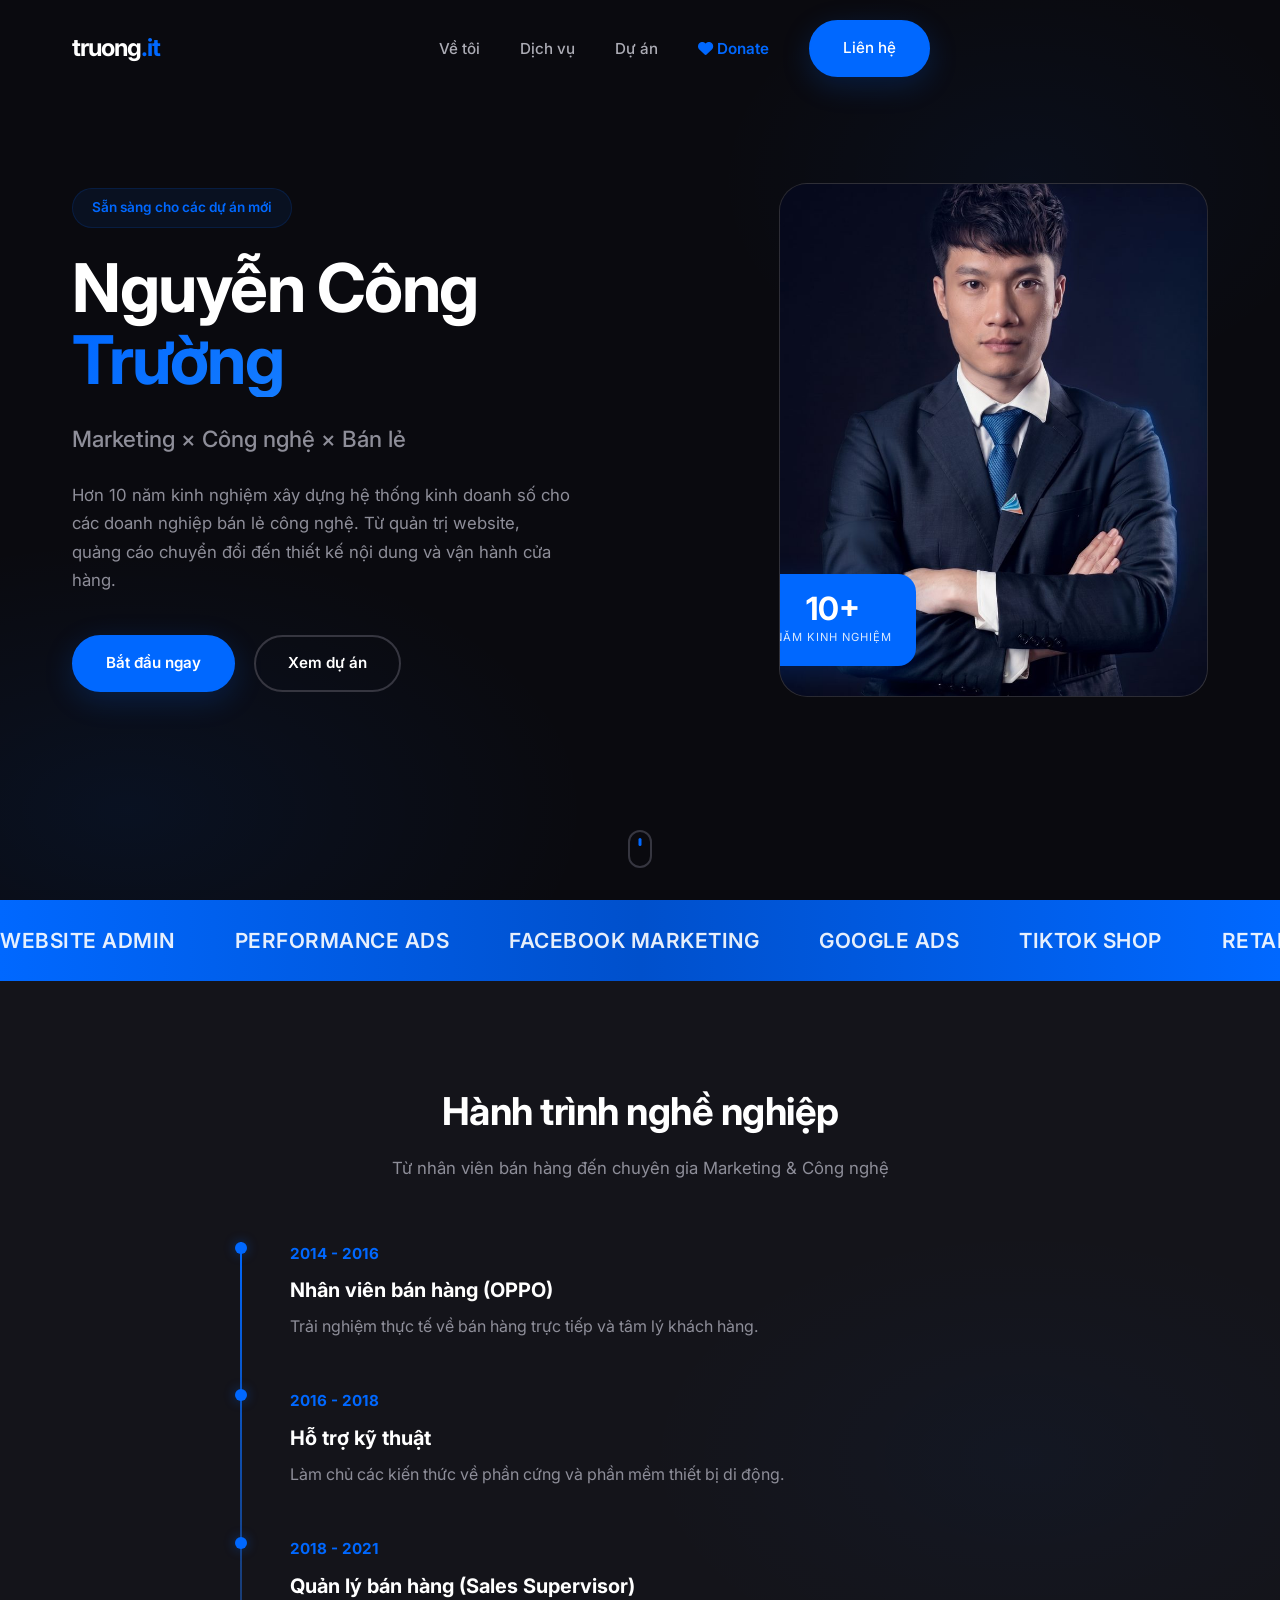
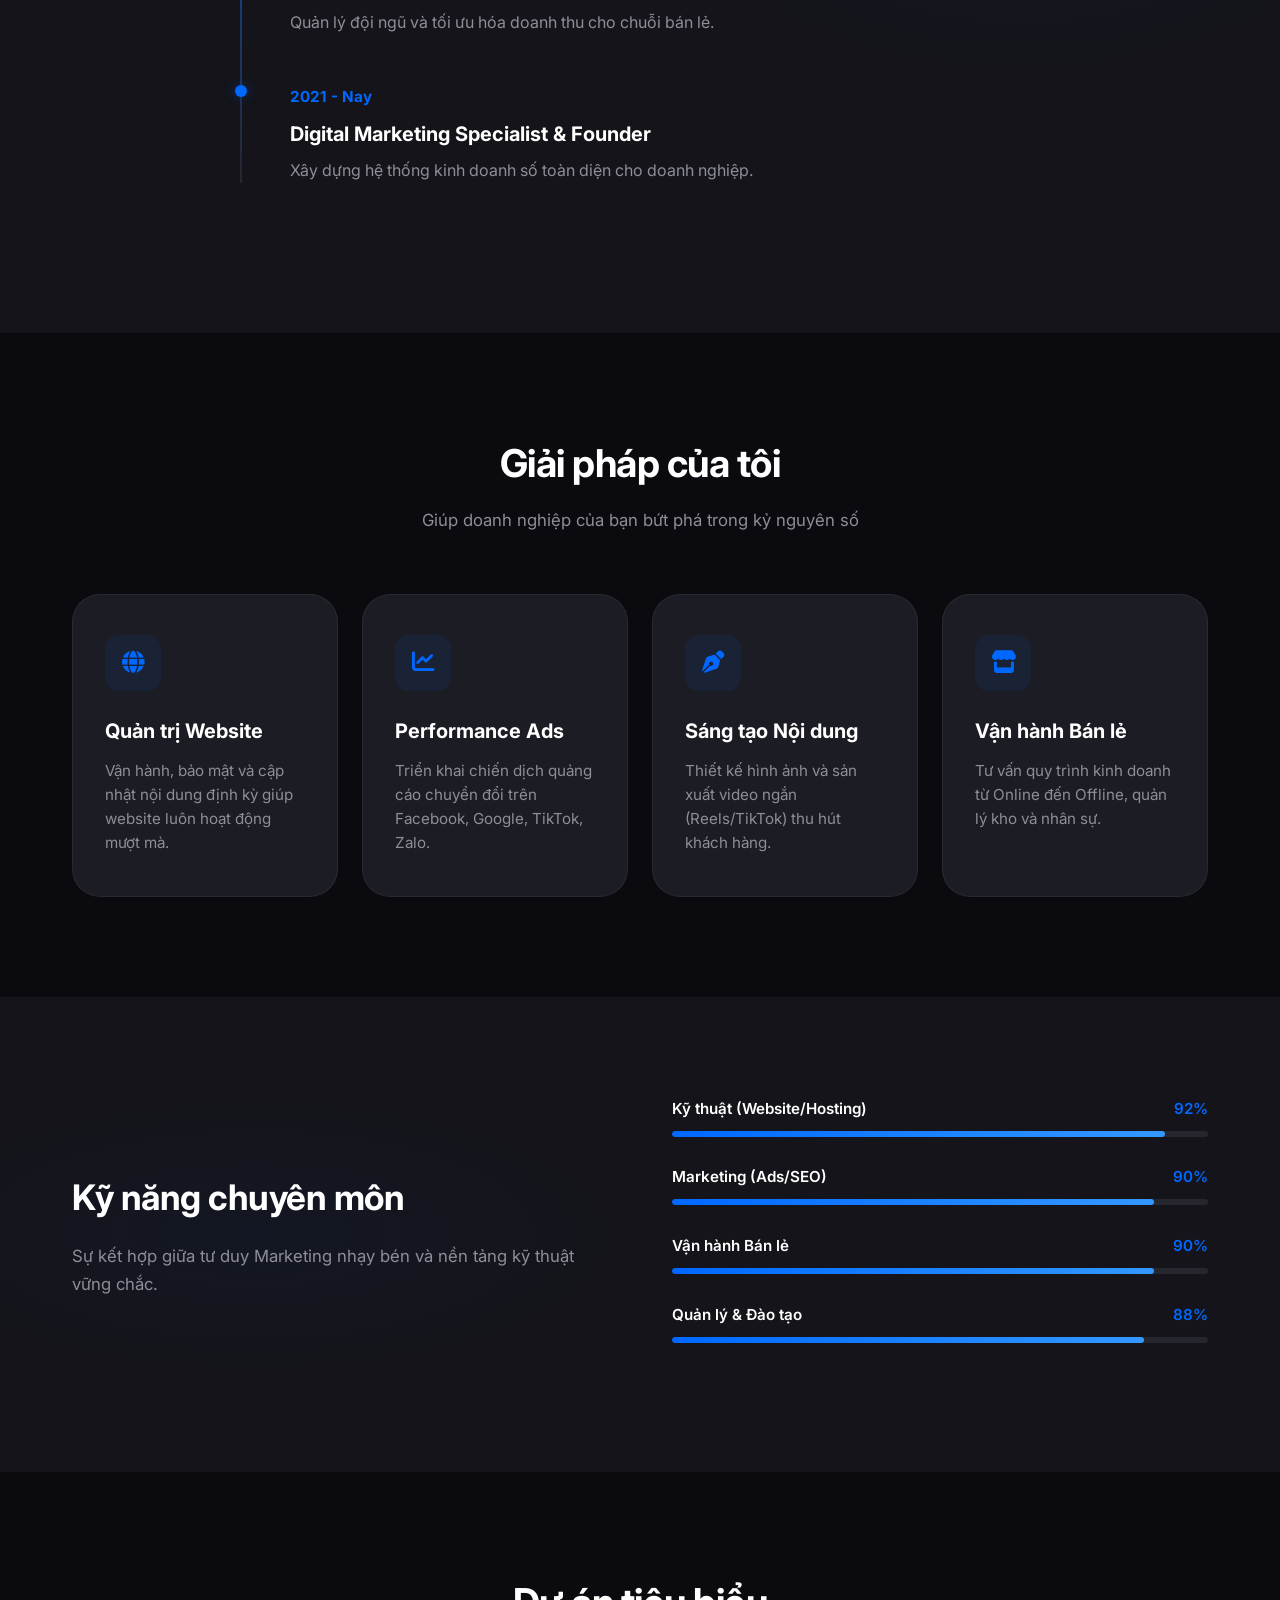
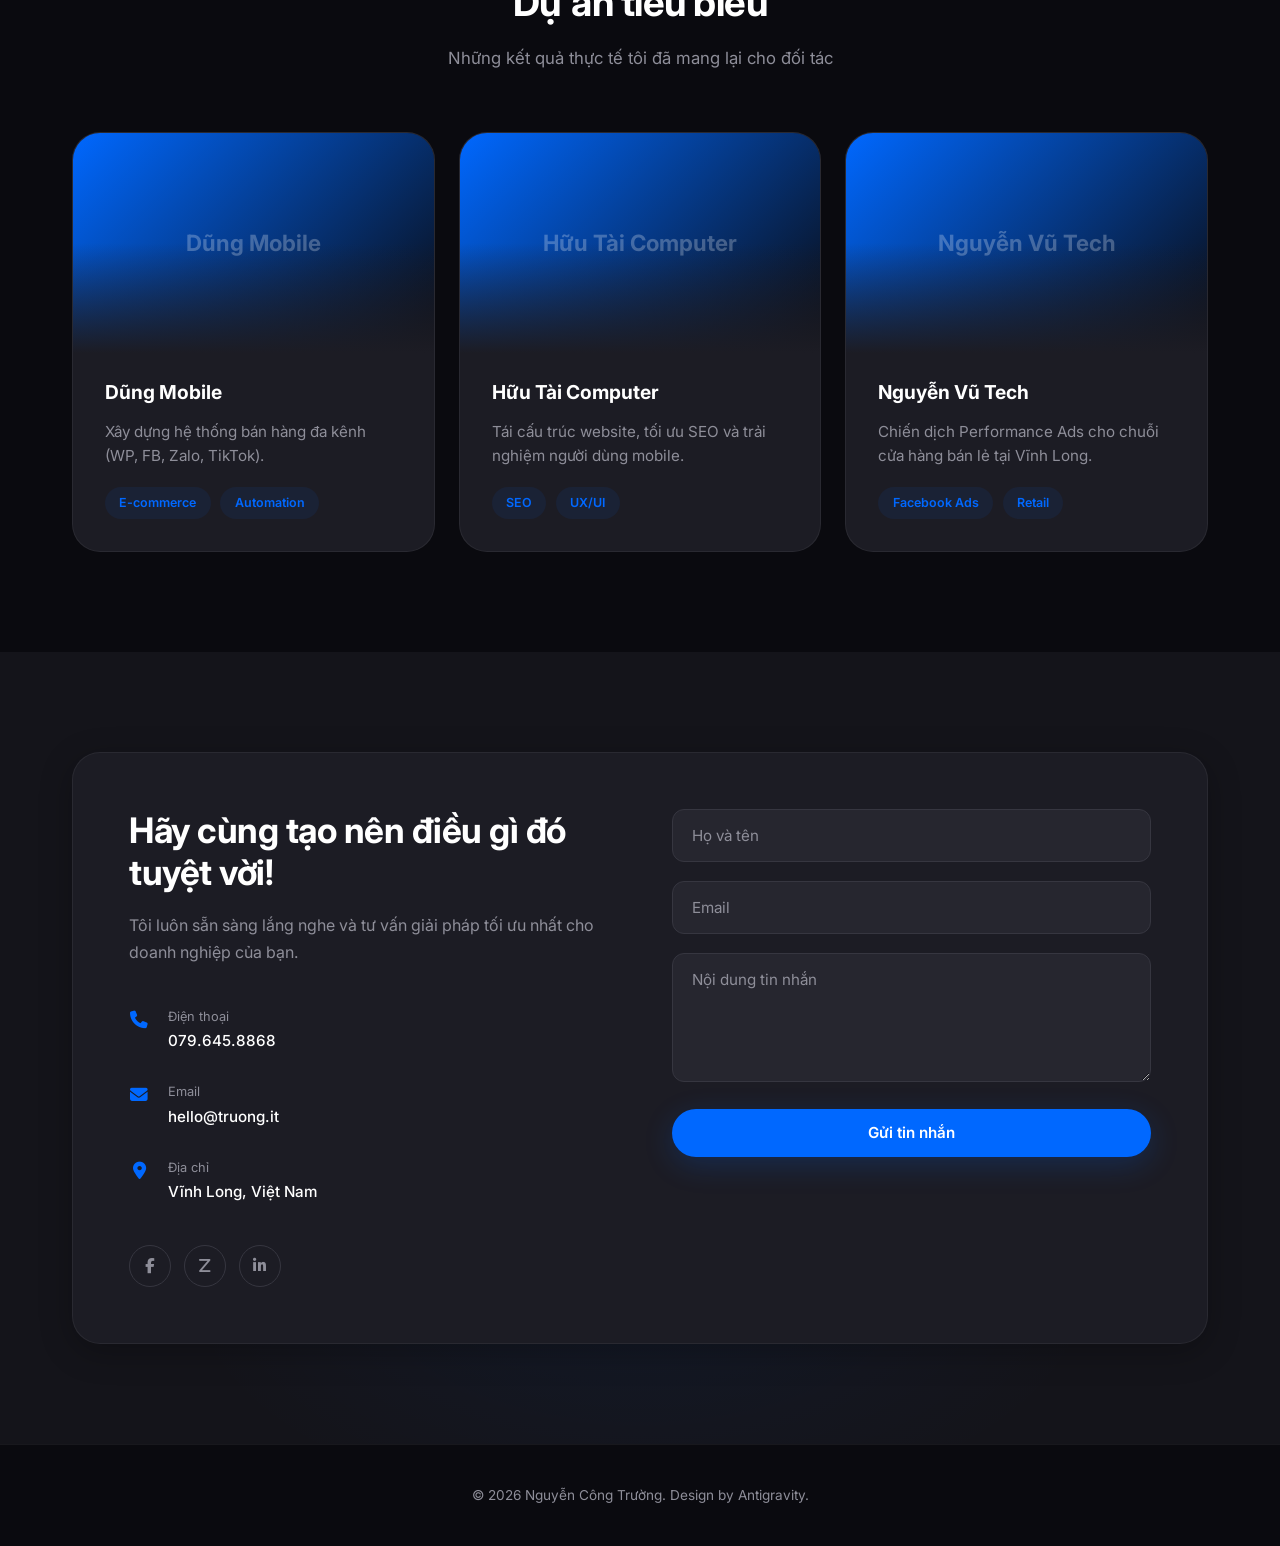
<file: index.html>
<!DOCTYPE html>
<html lang="vi">
<head>
    <meta charset="UTF-8">
    <meta name="viewport" content="width=device-width, initial-scale=1.0">
    <title>Nguyễn Công Trường | Marketing × Công nghệ × Bán lẻ</title>
    <meta name="description" content="Portfolio của Nguyễn Công Trường - Chuyên gia Marketing, Công nghệ và Vận hành Bán lẻ với hơn 10 năm kinh nghiệm.">
    <link rel="icon" type="image/png" href="favicon.png">
    
    <!-- Google Fonts -->
    <link rel="preconnect" href="https://fonts.googleapis.com">
    <link rel="preconnect" href="https://fonts.gstatic.com" crossorigin>
    <link href="https://fonts.googleapis.com/css2?family=Inter:wght@300;400;500;600;700&display=swap" rel="stylesheet">
    
    <!-- Font Awesome -->
    <link rel="stylesheet" href="https://cdnjs.cloudflare.com/ajax/libs/font-awesome/6.4.0/css/all.min.css">
    
    <!-- Custom CSS -->
    <link rel="stylesheet" href="style.css">
</head>
<body>
    <!-- Preloader -->
    <div class="preloader">
        <div class="loader"></div>
    </div>

    <!-- Navigation -->
    <nav class="navbar">
        <div class="container">
            <a href="#" class="logo">truong<span>.it</span></a>
            <ul class="nav-links">
                <li><a href="#about">Về tôi</a></li>
                <li><a href="#services">Dịch vụ</a></li>
                <li><a href="#projects">Dự án</a></li>
                <li><a href="donate/" class="donate-link"><i class="fas fa-heart"></i> Donate</a></li>
                <li><a href="#contact" class="btn-primary">Liên hệ</a></li>
            </ul>
            <div class="menu-toggle">
                <span></span>
                <span></span>
                <span></span>
            </div>
        </div>
    </nav>

    <!-- Hero Section -->
    <section class="hero">
        <div class="container">
            <div class="hero-content">
                <div class="badge fade-in">Sẵn sàng cho các dự án mới</div>
                <h1 class="fade-in">Nguyễn Công <span>Trường</span></h1>
                <p class="tagline fade-in">Marketing × Công nghệ × Bán lẻ</p>
                <p class="description fade-in">Hơn 10 năm kinh nghiệm xây dựng hệ thống kinh doanh số cho các doanh nghiệp bán lẻ công nghệ. Từ quản trị website, quảng cáo chuyển đổi đến thiết kế nội dung và vận hành cửa hàng.</p>
                <div class="hero-btns fade-in">
                    <a href="#contact" class="btn-primary">Bắt đầu ngay</a>
                    <a href="#projects" class="btn-secondary">Xem dự án</a>
                </div>
            </div>
            <div class="hero-image fade-in">
                <div class="image-wrapper">
                    <img src="avatar.jpg" alt="Nguyễn Công Trường" id="hero-avatar">
                    <div class="experience-badge">
                        <span>10+</span>
                        <p>Năm kinh nghiệm</p>
                    </div>
                </div>
            </div>
        </div>
        <div class="scroll-indicator">
            <div class="mouse"></div>
        </div>
    </section>

    <!-- Skills Marquee -->
    <div class="marquee">
        <div class="marquee-content">
            <span>Website Admin</span>
            <span>Performance Ads</span>
            <span>Facebook Marketing</span>
            <span>Google Ads</span>
            <span>TikTok Shop</span>
            <span>Retail Operations</span>
            <span>SEO Strategy</span>
            <span>Graphic Design</span>
            <span>Video Content</span>
            <!-- Repeat for seamless scroll -->
            <span>Website Admin</span>
            <span>Performance Ads</span>
            <span>Facebook Marketing</span>
            <span>Google Ads</span>
            <span>TikTok Shop</span>
            <span>Retail Operations</span>
            <span>SEO Strategy</span>
            <span>Graphic Design</span>
            <span>Video Content</span>
        </div>
    </div>

    <!-- About Section -->
    <section id="about" class="about">
        <div class="container">
            <div class="section-header">
                <h2>Hành trình nghề nghiệp</h2>
                <p>Từ nhân viên bán hàng đến chuyên gia Marketing & Công nghệ</p>
            </div>
            <div class="timeline">
                <div class="timeline-item">
                    <div class="year">2014 - 2016</div>
                    <div class="content">
                        <h3>Nhân viên bán hàng (OPPO)</h3>
                        <p>Trải nghiệm thực tế về bán hàng trực tiếp và tâm lý khách hàng.</p>
                    </div>
                </div>
                <div class="timeline-item">
                    <div class="year">2016 - 2018</div>
                    <div class="content">
                        <h3>Hỗ trợ kỹ thuật</h3>
                        <p>Làm chủ các kiến thức về phần cứng và phần mềm thiết bị di động.</p>
                    </div>
                </div>
                <div class="timeline-item">
                    <div class="year">2018 - 2021</div>
                    <div class="content">
                        <h3>Quản lý bán hàng (Sales Supervisor)</h3>
                        <p>Quản lý đội ngũ và tối ưu hóa doanh thu cho chuỗi bán lẻ.</p>
                    </div>
                </div>
                <div class="timeline-item">
                    <div class="year">2021 - Nay</div>
                    <div class="content">
                        <h3>Digital Marketing Specialist & Founder</h3>
                        <p>Xây dựng hệ thống kinh doanh số toàn diện cho doanh nghiệp.</p>
                    </div>
                </div>
            </div>
        </div>
    </section>

    <!-- Services Section -->
    <section id="services" class="services">
        <div class="container">
            <div class="section-header">
                <h2>Giải pháp của tôi</h2>
                <p>Giúp doanh nghiệp của bạn bứt phá trong kỷ nguyên số</p>
            </div>
            <div class="services-grid">
                <div class="service-card">
                    <div class="icon"><i class="fas fa-globe"></i></div>
                    <h3>Quản trị Website</h3>
                    <p>Vận hành, bảo mật và cập nhật nội dung định kỳ giúp website luôn hoạt động mượt mà.</p>
                </div>
                <div class="service-card">
                    <div class="icon"><i class="fas fa-chart-line"></i></div>
                    <h3>Performance Ads</h3>
                    <p>Triển khai chiến dịch quảng cáo chuyển đổi trên Facebook, Google, TikTok, Zalo.</p>
                </div>
                <div class="service-card">
                    <div class="icon"><i class="fas fa-pen-nib"></i></div>
                    <h3>Sáng tạo Nội dung</h3>
                    <p>Thiết kế hình ảnh và sản xuất video ngắn (Reels/TikTok) thu hút khách hàng.</p>
                </div>
                <div class="service-card">
                    <div class="icon"><i class="fas fa-store"></i></div>
                    <h3>Vận hành Bán lẻ</h3>
                    <p>Tư vấn quy trình kinh doanh từ Online đến Offline, quản lý kho và nhân sự.</p>
                </div>
            </div>
        </div>
    </section>

    <!-- Skills Section -->
    <section class="skills">
        <div class="container">
            <div class="skills-wrapper">
                <div class="skills-info">
                    <h2>Kỹ năng chuyên môn</h2>
                    <p>Sự kết hợp giữa tư duy Marketing nhạy bén và nền tảng kỹ thuật vững chắc.</p>
                </div>
                <div class="skills-bars">
                    <div class="skill-item">
                        <div class="skill-info">
                            <span>Kỹ thuật (Website/Hosting)</span>
                            <span>92%</span>
                        </div>
                        <div class="progress-bar"><div class="progress" style="width: 92%"></div></div>
                    </div>
                    <div class="skill-item">
                        <div class="skill-info">
                            <span>Marketing (Ads/SEO)</span>
                            <span>90%</span>
                        </div>
                        <div class="progress-bar"><div class="progress" style="width: 90%"></div></div>
                    </div>
                    <div class="skill-item">
                        <div class="skill-info">
                            <span>Vận hành Bán lẻ</span>
                            <span>90%</span>
                        </div>
                        <div class="progress-bar"><div class="progress" style="width: 90%"></div></div>
                    </div>
                    <div class="skill-item">
                        <div class="skill-info">
                            <span>Quản lý & Đào tạo</span>
                            <span>88%</span>
                        </div>
                        <div class="progress-bar"><div class="progress" style="width: 88%"></div></div>
                    </div>
                </div>
            </div>
        </div>
    </section>

    <!-- Projects Section -->
    <section id="projects" class="projects">
        <div class="container">
            <div class="section-header">
                <h2>Dự án tiêu biểu</h2>
                <p>Những kết quả thực tế tôi đã mang lại cho đối tác</p>
            </div>
            <div class="projects-grid">
                <div class="project-card">
                    <div class="project-img">
                        <div class="placeholder-img">Dũng Mobile</div>
                    </div>
                    <div class="project-info">
                        <h3>Dũng Mobile</h3>
                        <p>Xây dựng hệ thống bán hàng đa kênh (WP, FB, Zalo, TikTok).</p>
                        <div class="tags">
                            <span>E-commerce</span>
                            <span>Automation</span>
                        </div>
                    </div>
                </div>
                <div class="project-card">
                    <div class="project-img">
                        <div class="placeholder-img">Hữu Tài Computer</div>
                    </div>
                    <div class="project-info">
                        <h3>Hữu Tài Computer</h3>
                        <p>Tái cấu trúc website, tối ưu SEO và trải nghiệm người dùng mobile.</p>
                        <div class="tags">
                            <span>SEO</span>
                            <span>UX/UI</span>
                        </div>
                    </div>
                </div>
                <div class="project-card">
                    <div class="project-img">
                        <div class="placeholder-img">Nguyễn Vũ Tech</div>
                    </div>
                    <div class="project-info">
                        <h3>Nguyễn Vũ Tech</h3>
                        <p>Chiến dịch Performance Ads cho chuỗi cửa hàng bán lẻ tại Vĩnh Long.</p>
                        <div class="tags">
                            <span>Facebook Ads</span>
                            <span>Retail</span>
                        </div>
                    </div>
                </div>
            </div>
        </div>
    </section>

    <!-- Contact Section -->
    <section id="contact" class="contact">
        <div class="container">
            <div class="contact-box">
                <div class="contact-info">
                    <h2>Hãy cùng tạo nên điều gì đó tuyệt vời!</h2>
                    <p>Tôi luôn sẵn sàng lắng nghe và tư vấn giải pháp tối ưu nhất cho doanh nghiệp của bạn.</p>
                    <div class="info-list">
                        <div class="info-item">
                            <i class="fas fa-phone"></i>
                            <div>
                                <span>Điện thoại</span>
                                <p>079.645.8868</p>
                            </div>
                        </div>
                        <div class="info-item">
                            <i class="fas fa-envelope"></i>
                            <div>
                                <span>Email</span>
                                <p>hello@truong.it</p>
                            </div>
                        </div>
                        <div class="info-item">
                            <i class="fas fa-map-marker-alt"></i>
                            <div>
                                <span>Địa chỉ</span>
                                <p>Vĩnh Long, Việt Nam</p>
                            </div>
                        </div>
                    </div>
                    <div class="social-links">
                        <a href="#"><i class="fab fa-facebook-f"></i></a>
                        <a href="#"><i class="fab fa-zalo">Z</i></a>
                        <a href="#"><i class="fab fa-linkedin-in"></i></a>
                    </div>
                </div>
                <div class="contact-form">
                    <form>
                        <div class="form-group">
                            <input type="text" placeholder="Họ và tên" required>
                        </div>
                        <div class="form-group">
                            <input type="email" placeholder="Email" required>
                        </div>
                        <div class="form-group">
                            <textarea placeholder="Nội dung tin nhắn" rows="5" required></textarea>
                        </div>
                        <button type="submit" class="btn-primary">Gửi tin nhắn</button>
                    </form>
                </div>
            </div>
        </div>
    </section>

    <!-- Footer -->
    <footer>
        <div class="container">
            <p>&copy; 2026 Nguyễn Công Trường. Design by Antigravity.</p>
        </div>
    </footer>

    <!-- Custom JS -->
    <script src="script.js"></script>
</body>
</html>
</file>
<file: style.css>
/* ============================================================
   Design System — Zalo Blue × White × Black
   ============================================================ */
:root {
    --zalo-blue: #0068FF;
    --zalo-blue-dark: #0050CC;
    --zalo-blue-light: rgba(0, 104, 255, 0.08);
    --zalo-blue-glow: rgba(0, 104, 255, 0.15);
    --black: #0A0A0F;
    --black-soft: #14141A;
    --gray-900: #1C1C24;
    --gray-800: #26262F;
    --gray-700: #363640;
    --gray-400: #8E8E99;
    --gray-300: #ACACB5;
    --white: #FFFFFF;
    --white-soft: #F4F5F7;
    --glass: rgba(10, 10, 15, 0.75);
    --glass-border: rgba(255, 255, 255, 0.06);
    --shadow: 0 8px 32px rgba(0, 0, 0, 0.25);
    --shadow-blue: 0 8px 30px rgba(0, 104, 255, 0.2);
    --radius: 16px;
    --radius-lg: 28px;
    --transition: all 0.4s cubic-bezier(0.165, 0.84, 0.44, 1);
}

* { margin: 0; padding: 0; box-sizing: border-box; }
html { scroll-behavior: smooth; }

body {
    font-family: 'Inter', -apple-system, BlinkMacSystemFont, 'Segoe UI', sans-serif;
    background-color: var(--black);
    color: var(--white);
    line-height: 1.6;
    overflow-x: hidden;
}

.container {
    max-width: 1200px;
    margin: 0 auto;
    padding: 0 2rem;
}

/* ===== Preloader ===== */
.preloader {
    position: fixed;
    top: 0; left: 0;
    width: 100%; height: 100%;
    background: var(--black);
    display: flex;
    justify-content: center;
    align-items: center;
    z-index: 9999;
}

.loader {
    width: 44px; height: 44px;
    border: 3px solid var(--gray-800);
    border-top: 3px solid var(--zalo-blue);
    border-radius: 50%;
    animation: spin 0.8s linear infinite;
}

@keyframes spin { to { transform: rotate(360deg); } }

/* ===== Buttons ===== */
.btn-primary {
    display: inline-block;
    padding: 0.9rem 2rem;
    background: var(--zalo-blue);
    color: var(--white);
    text-decoration: none;
    border-radius: 50px;
    font-weight: 600;
    font-size: 0.95rem;
    transition: var(--transition);
    border: 2px solid var(--zalo-blue);
    box-shadow: var(--shadow-blue);
}

.btn-primary:hover {
    background: var(--zalo-blue-dark);
    border-color: var(--zalo-blue-dark);
    transform: translateY(-3px);
    box-shadow: 0 12px 35px rgba(0, 104, 255, 0.3);
}

.btn-secondary {
    display: inline-block;
    padding: 0.9rem 2rem;
    background: transparent;
    color: var(--white);
    text-decoration: none;
    border-radius: 50px;
    font-weight: 600;
    font-size: 0.95rem;
    transition: var(--transition);
    border: 2px solid var(--gray-700);
}

.btn-secondary:hover {
    border-color: var(--zalo-blue);
    color: var(--zalo-blue);
    transform: translateY(-3px);
}

/* ===== Navbar ===== */
.navbar {
    position: fixed;
    top: 0; left: 0; width: 100%;
    padding: 1.25rem 0;
    z-index: 1000;
    transition: var(--transition);
}

.navbar.scrolled {
    background: var(--glass);
    -webkit-backdrop-filter: blur(20px);
    backdrop-filter: blur(20px);
    padding: 0.85rem 0;
    border-bottom: 1px solid var(--glass-border);
}

.navbar .container {
    display: flex;
    justify-content: space-between;
    align-items: center;
}

.logo {
    font-size: 1.5rem;
    font-weight: 700;
    color: var(--white);
    text-decoration: none;
    letter-spacing: -1px;
}
.logo span { color: var(--zalo-blue); }

.nav-links {
    display: flex;
    list-style: none;
    gap: 2.5rem;
    align-items: center;
}

.nav-links a {
    text-decoration: none;
    color: var(--gray-300);
    font-weight: 500;
    font-size: 0.95rem;
    transition: var(--transition);
}
.nav-links a:hover { color: var(--white); }
.nav-links a.btn-primary { color: var(--white); }
.nav-links a.btn-primary:hover { color: var(--white); }

.donate-link {
    color: var(--zalo-blue) !important;
    font-weight: 600 !important;
}
.donate-link i {
    animation: donateHeartbeat 2s ease-in-out infinite;
}
.donate-link:hover {
    color: #3388FF !important;
}

@keyframes donateHeartbeat {
    0%, 100% { transform: scale(1); }
    10% { transform: scale(1.2); }
    20% { transform: scale(1); }
    30% { transform: scale(1.15); }
    40%, 100% { transform: scale(1); }
}

/* ===== Scroll Indicator ===== */
.scroll-indicator {
    position: absolute;
    bottom: 2rem;
    left: 50%;
    transform: translateX(-50%);
}

.mouse {
    width: 24px; height: 38px;
    border: 2px solid var(--gray-700);
    border-radius: 12px;
    position: relative;
}
.mouse::after {
    content: '';
    position: absolute;
    top: 6px; left: 50%;
    transform: translateX(-50%);
    width: 3px; height: 8px;
    background: var(--zalo-blue);
    border-radius: 3px;
    animation: scrollMouse 1.5s ease-in-out infinite;
}
@keyframes scrollMouse {
    0% { opacity: 1; transform: translateX(-50%) translateY(0); }
    100% { opacity: 0; transform: translateX(-50%) translateY(14px); }
}

/* ===== Hero Section ===== */
.hero {
    min-height: 100vh;
    display: flex;
    align-items: center;
    padding-top: 80px;
    position: relative;
    background:
        radial-gradient(ellipse 60% 50% at 10% 90%, rgba(0,104,255,0.08) 0%, transparent 60%),
        radial-gradient(ellipse 40% 40% at 80% 20%, rgba(0,104,255,0.05) 0%, transparent 60%),
        var(--black);
}

.hero .container {
    display: grid;
    grid-template-columns: 1.2fr 0.8fr;
    gap: 4rem;
    align-items: center;
}

.badge {
    display: inline-flex;
    align-items: center;
    gap: 0.5rem;
    padding: 0.5rem 1.2rem;
    background: var(--zalo-blue-light);
    color: var(--zalo-blue);
    border: 1px solid rgba(0,104,255,0.15);
    border-radius: 50px;
    font-size: 0.85rem;
    font-weight: 600;
    margin-bottom: 1.5rem;
}

.hero h1 {
    font-size: 4.2rem;
    line-height: 1.08;
    margin-bottom: 1.5rem;
    color: var(--white);
    letter-spacing: -1.5px;
}
.hero h1 span {
    display: block;
    background: linear-gradient(135deg, var(--zalo-blue), #3399FF);
    -webkit-background-clip: text;
    -webkit-text-fill-color: transparent;
    background-clip: text;
}

.tagline {
    font-size: 1.4rem;
    font-weight: 500;
    color: var(--gray-400);
    margin-bottom: 1.5rem;
}

.hero .description {
    font-size: 1.05rem;
    color: var(--gray-400);
    max-width: 500px;
    margin-bottom: 2.5rem;
    line-height: 1.7;
}

.hero-btns {
    display: flex;
    gap: 1.2rem;
}

/* Hero Image */
.hero-image { position: relative; }

.image-wrapper {
    position: relative;
    width: 100%;
    aspect-ratio: 1/1.2;
    background: linear-gradient(135deg, var(--gray-900), var(--gray-800));
    border-radius: var(--radius-lg);
    overflow: hidden;
    border: 1px solid var(--glass-border);
}
.image-wrapper img {
    width: 100%; height: 100%;
    object-fit: cover;
}

.experience-badge {
    position: absolute;
    bottom: 30px; left: -30px;
    background: var(--zalo-blue);
    color: var(--white);
    padding: 1.2rem 1.5rem;
    border-radius: 18px;
    text-align: center;
    box-shadow: var(--shadow-blue);
}
.experience-badge span {
    font-size: 2rem; font-weight: 700;
    display: block; line-height: 1;
}
.experience-badge p {
    font-size: 0.7rem;
    text-transform: uppercase;
    letter-spacing: 1px;
    margin-top: 4px;
    opacity: 0.85;
}

/* ===== Marquee ===== */
.marquee {
    background: linear-gradient(90deg, var(--zalo-blue), var(--zalo-blue-dark), var(--zalo-blue));
    padding: 1.5rem 0;
    overflow: hidden;
    white-space: nowrap;
}

.marquee-content {
    display: inline-block;
    animation: marquee 30s linear infinite;
}

.marquee-content span {
    color: var(--white);
    font-size: 1.3rem;
    font-weight: 600;
    margin-right: 3.5rem;
    text-transform: uppercase;
    opacity: 0.9;
    letter-spacing: 0.5px;
}

@keyframes marquee {
    0% { transform: translateX(0); }
    100% { transform: translateX(-50%); }
}

/* ===== Sections ===== */
section { padding: 100px 0; }

.section-header {
    margin-bottom: 60px;
    text-align: center;
}
.section-header h2 {
    font-size: 2.4rem;
    color: var(--white);
    margin-bottom: 0.75rem;
    letter-spacing: -0.5px;
}
.section-header p {
    color: var(--gray-400);
    font-size: 1.05rem;
}

/* ===== About / Timeline ===== */
.about {
    background:
        radial-gradient(ellipse 50% 40% at 80% 50%, rgba(0,104,255,0.04) 0%, transparent 60%),
        var(--black-soft);
}

.timeline {
    max-width: 800px;
    margin: 0 auto;
    position: relative;
}
.timeline::before {
    content: '';
    position: absolute;
    left: 0; top: 0;
    height: 100%; width: 2px;
    background: linear-gradient(to bottom, var(--zalo-blue), var(--gray-800));
}

.timeline-item {
    position: relative;
    padding-left: 50px;
    margin-bottom: 50px;
}
.timeline-item::before {
    content: '';
    position: absolute;
    left: -5px; top: 0;
    width: 12px; height: 12px;
    background: var(--zalo-blue);
    border-radius: 50%;
    box-shadow: 0 0 12px rgba(0,104,255,0.4);
}

.year {
    font-weight: 700;
    color: var(--zalo-blue);
    margin-bottom: 0.5rem;
    font-size: 0.95rem;
}

.timeline-item h3 {
    font-size: 1.25rem;
    margin-bottom: 0.5rem;
    color: var(--white);
}

.timeline-item p {
    color: var(--gray-400);
}

/* ===== Services ===== */
.services {
    background: var(--black);
}

.services-grid {
    display: grid;
    grid-template-columns: repeat(auto-fit, minmax(260px, 1fr));
    gap: 1.5rem;
}

.service-card {
    background: var(--gray-900);
    padding: 2.5rem 2rem;
    border-radius: var(--radius-lg);
    transition: var(--transition);
    border: 1px solid var(--glass-border);
    position: relative;
    overflow: hidden;
}
.service-card::before {
    content: '';
    position: absolute;
    top: 0; left: 0;
    width: 100%; height: 3px;
    background: linear-gradient(90deg, var(--zalo-blue), transparent);
    opacity: 0;
    transition: var(--transition);
}
.service-card:hover {
    transform: translateY(-8px);
    border-color: rgba(0,104,255,0.15);
    box-shadow: 0 20px 40px rgba(0,0,0,0.3);
}
.service-card:hover::before { opacity: 1; }

.service-card .icon {
    width: 56px; height: 56px;
    background: var(--zalo-blue-light);
    border-radius: 14px;
    display: flex;
    justify-content: center;
    align-items: center;
    margin-bottom: 1.5rem;
    font-size: 1.4rem;
    color: var(--zalo-blue);
    transition: var(--transition);
}
.service-card:hover .icon {
    background: var(--zalo-blue);
    color: var(--white);
}

.service-card h3 {
    margin-bottom: 0.75rem;
    font-size: 1.25rem;
    color: var(--white);
}
.service-card p {
    color: var(--gray-400);
    font-size: 0.95rem;
    line-height: 1.6;
}

/* ===== Skills ===== */
.skills {
    background:
        radial-gradient(ellipse 50% 50% at 20% 50%, rgba(0,104,255,0.04) 0%, transparent 60%),
        var(--black-soft);
}

.skills-wrapper {
    display: grid;
    grid-template-columns: 1fr 1fr;
    gap: 4rem;
    align-items: center;
}

.skills-info h2 {
    font-size: 2.2rem;
    margin-bottom: 1rem;
    letter-spacing: -0.5px;
}
.skills-info p {
    color: var(--gray-400);
    font-size: 1.05rem;
    line-height: 1.7;
}

.skill-item { margin-bottom: 1.8rem; }

.skill-info {
    display: flex;
    justify-content: space-between;
    margin-bottom: 0.6rem;
    font-weight: 600;
    font-size: 0.95rem;
}
.skill-info span:last-child { color: var(--zalo-blue); }

.progress-bar {
    height: 6px;
    background: var(--gray-800);
    border-radius: 10px;
    overflow: hidden;
}
.progress {
    height: 100%;
    background: linear-gradient(90deg, var(--zalo-blue), #3399FF);
    border-radius: 10px;
    transition: width 1.5s ease;
}

/* ===== Projects ===== */
.projects {
    background: var(--black);
}

.projects-grid {
    display: grid;
    grid-template-columns: repeat(auto-fit, minmax(340px, 1fr));
    gap: 1.5rem;
}

.project-card {
    border-radius: var(--radius-lg);
    overflow: hidden;
    background: var(--gray-900);
    transition: var(--transition);
    border: 1px solid var(--glass-border);
}
.project-card:hover {
    transform: translateY(-6px);
    box-shadow: 0 20px 40px rgba(0,0,0,0.3);
    border-color: rgba(0,104,255,0.15);
}

.project-img {
    height: 220px;
    background: linear-gradient(135deg, var(--zalo-blue), var(--black));
    display: flex;
    justify-content: center;
    align-items: center;
    position: relative;
    overflow: hidden;
}
.project-img::after {
    content: '';
    position: absolute;
    top: 0; left: 0;
    width: 100%; height: 100%;
    background: linear-gradient(to bottom, transparent 50%, var(--gray-900));
}

.placeholder-img {
    font-size: 1.4rem;
    font-weight: 700;
    opacity: 0.25;
    color: var(--white);
    z-index: 1;
}

.project-info { padding: 1.5rem 2rem 2rem; }
.project-info h3 {
    margin-bottom: 0.75rem;
    font-size: 1.2rem;
    color: var(--white);
}
.project-info p {
    color: var(--gray-400);
    font-size: 0.95rem;
}

.tags {
    margin-top: 1.2rem;
    display: flex;
    gap: 0.6rem;
}
.tags span {
    padding: 0.35rem 0.9rem;
    background: var(--zalo-blue-light);
    color: var(--zalo-blue);
    border-radius: 50px;
    font-size: 0.78rem;
    font-weight: 600;
}

/* ===== Contact ===== */
.contact {
    background:
        radial-gradient(ellipse 60% 50% at 50% 80%, rgba(0,104,255,0.06) 0%, transparent 60%),
        var(--black-soft);
}

.contact-box {
    display: grid;
    grid-template-columns: 1fr 1fr;
    gap: 4rem;
    background: var(--gray-900);
    padding: 3.5rem;
    border-radius: var(--radius-lg);
    border: 1px solid var(--glass-border);
    box-shadow: var(--shadow);
}

.contact-info h2 {
    font-size: 2.2rem;
    margin-bottom: 1.2rem;
    letter-spacing: -0.5px;
    line-height: 1.2;
}
.contact-info > p {
    color: var(--gray-400);
    line-height: 1.7;
}

.info-list { margin: 2.5rem 0; }

.info-item {
    display: flex;
    gap: 1.2rem;
    margin-bottom: 1.8rem;
}
.info-item i {
    font-size: 1.1rem;
    color: var(--zalo-blue);
    margin-top: 4px;
    width: 20px;
    text-align: center;
}
.info-item span {
    display: block;
    font-size: 0.8rem;
    color: var(--gray-400);
    margin-bottom: 2px;
}
.info-item p {
    font-weight: 500;
    font-size: 0.95rem;
}

.social-links {
    display: flex;
    gap: 0.8rem;
}
.social-links a {
    width: 42px; height: 42px;
    border: 1px solid var(--gray-700);
    border-radius: 50%;
    display: flex;
    justify-content: center;
    align-items: center;
    color: var(--gray-400);
    text-decoration: none;
    transition: var(--transition);
    font-size: 0.95rem;
}
.social-links a:hover {
    background: var(--zalo-blue);
    border-color: var(--zalo-blue);
    color: var(--white);
}

.contact-form .form-group { margin-bottom: 1.2rem; }

.contact-form input, .contact-form textarea {
    width: 100%;
    padding: 1rem 1.2rem;
    background: var(--gray-800);
    border: 1px solid var(--gray-700);
    border-radius: 12px;
    color: var(--white);
    font-family: inherit;
    font-size: 0.95rem;
    outline: none;
    transition: var(--transition);
}
.contact-form input::placeholder, .contact-form textarea::placeholder {
    color: var(--gray-400);
}
.contact-form input:focus, .contact-form textarea:focus {
    border-color: var(--zalo-blue);
    background: rgba(0,104,255,0.04);
}

.contact-form .btn-primary {
    width: 100%;
    border: none;
    cursor: pointer;
    font-family: inherit;
}

/* ===== Footer ===== */
footer {
    padding: 2.5rem 0;
    text-align: center;
    border-top: 1px solid var(--glass-border);
}
footer p {
    color: var(--gray-400);
    font-size: 0.85rem;
}

/* ===== Responsive ===== */
@media (max-width: 992px) {
    .hero .container, .skills-wrapper, .contact-box {
        grid-template-columns: 1fr;
    }
    .hero {
        min-height: auto;
        padding: 120px 0 60px;
    }
    .hero h1 { font-size: 3.2rem; }
    .hero-image {
        order: -1;
        max-width: 500px;
        margin: 0 auto;
    }
    .nav-links { display: none; }
}

@media (max-width: 600px) {
    .hero h1 { font-size: 2.6rem; }
    .contact-box { padding: 2rem; }
    .section-header h2 { font-size: 2rem; }
    .projects-grid { grid-template-columns: 1fr; }
}
</file>
